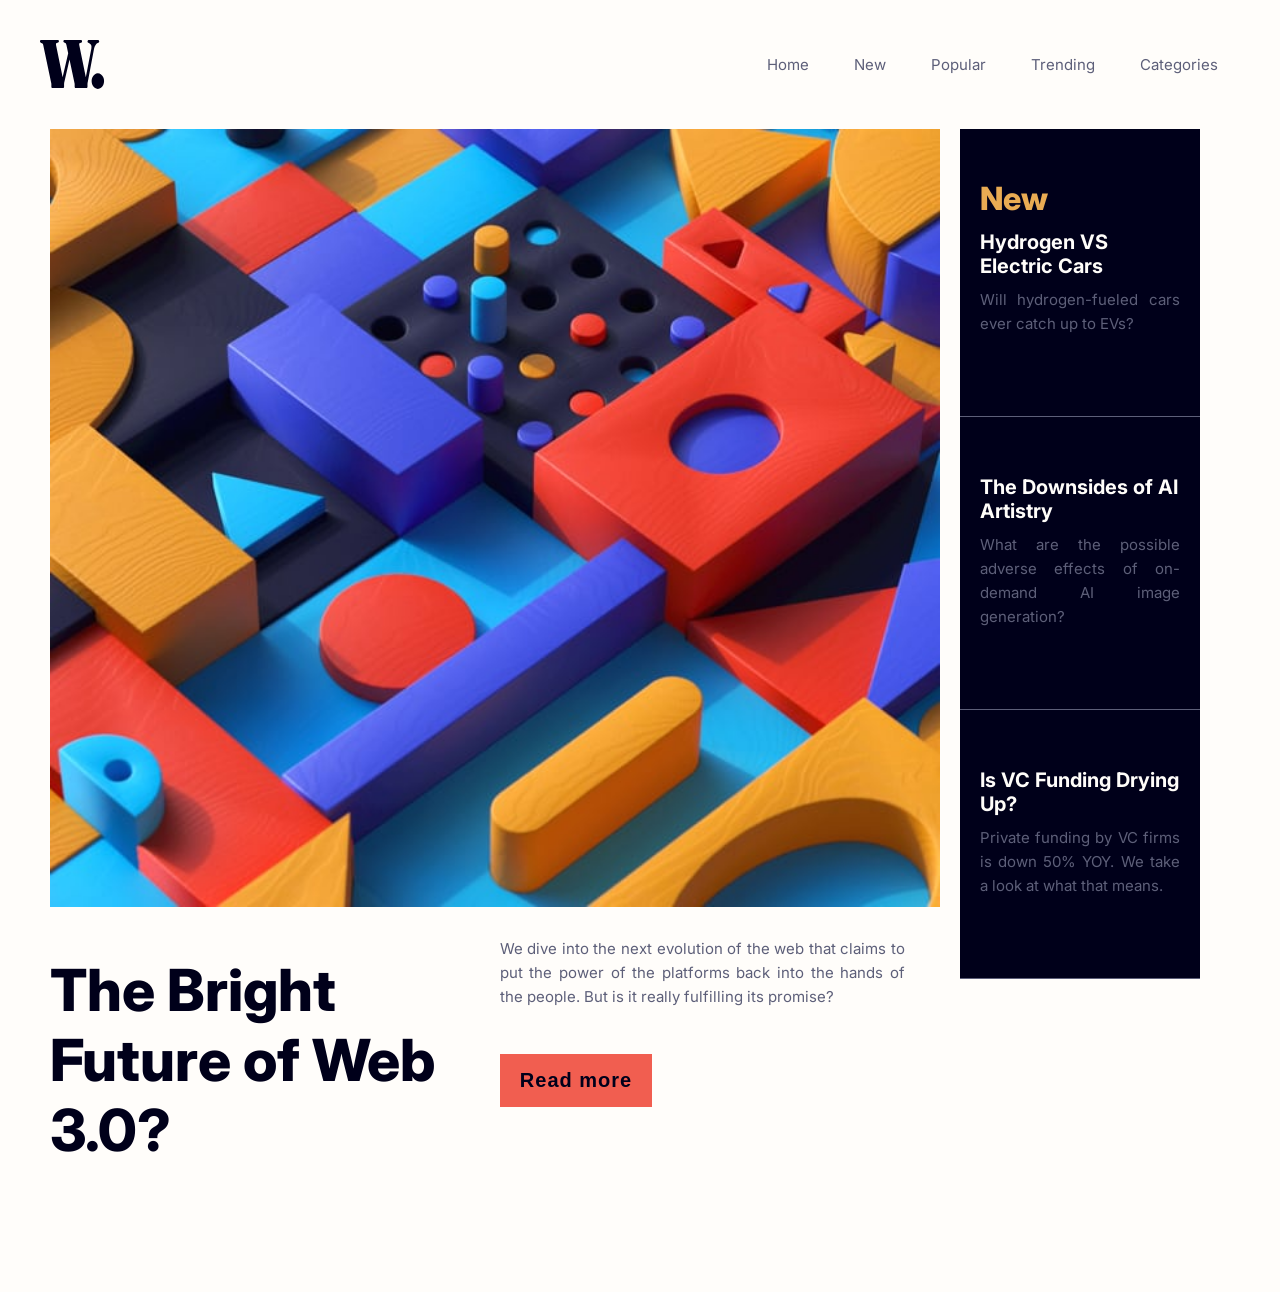
<file: index.html>
<!DOCTYPE html>
<html lang="en">
<head>
  <meta charset="UTF-8">
  <meta name="viewport" content="width=device-width, initial-scale=1.0"> <!-- displays site properly based on user's device -->
  <link rel="icon" type="image/png" sizes="32x32" href="./assets/images/favicon-32x32.png">
  <link rel="preconnect" href="https://fonts.gstatic.com" crossorigin> <link href="https://fonts.googleapis.com/css2?family=Inter:wght@400;700;800&display=swap" rel="stylesheet">
  <link rel="stylesheet" href="assets/css/styles.css">
  <title>Frontend Mentor | News homepage</title>

  <!-- ###### HEADER ###### -->
  
  <header>
      <!-- Seccion de barra de navegación (NAVBAR)-->
    <nav class="navbar">
        <!-- Titulo (LOGO W)-->
      <img src="./assets/images/logo.svg" alt="logo W" class="logoW">
      <ul class="nav-menu">
        <li><a href="#">Home</a></li>
        <li><a href="#">New</a></li>
        <li><a href="#">Popular</a></li>
        <li><a href="#">Trending</a></li>
        <li><a href="#">Categories</a></li>
      </ul>
      <!-- Seccion para los botones que se deberan mostrar de acuerdo al tamaño, 
      es decir, para (Mobile First) -->
      <button class="btnMenu">
        <img src="./assets/images/icon-menu.svg" alt="menu icon" class="iconMenu">
      </button>
    </nav>

  </header>

</head>
<body>

<!-- ###### MAIN ###### -->
  <main class="news">
    <article class="newArticle">
      <picture>
        <source media="(max-width: 768px)" srcset="./assets/images/image-web-3-mobile.jpg">
        <img src="./assets/images/image-web-3-desktop.jpg" 
        alt="web 3.0 image" class="imgNews">
      </picture>
        <!-- Título -->
        <div class="newContainerInfo">
          <h1 class="titleNew">The Bright Future of Web 3.0?</h1>
        <!-- Botón para leer más -->
          <div class="newContainerInfoTextButton">
            <p>We dive into the next evolution of the web that claims to put the power of the platforms back into the hands of the people. 
            But is it really fulfilling its promise?</p>
            <button class="btnReadMore">Read more</button>
          </div>
        </div>
    </article>

  <!-- Lista de noticias (aside) -->
    <aside class="asideNews">
      <!-- Artículo 1 -->
      <a  href="#" CLASS="asideNewsItem_a">
        <article class="asideNewsItem">
            <h2>New</h2>
            <h3>Hydrogen VS Electric Cars</h3>
            <p>Will hydrogen-fueled cars ever catch up to EVs?</p>
        </article>
      </a>
      <!-- Artículo 2 -->
      <a href="#" CLASS="asideNewsItem_a">
        <article class="asideNewsItem">
            <h3>The Downsides of AI Artistry</h3>
            <p>What are the possible adverse effects of on-demand AI image generation?</p>
        </article>
      </a>
      <!-- Artículo 3 -->
      <a href="#" CLASS="asideNewsItem_a">
        <article class="asideNewsItem">
            <h3>Is VC Funding Drying Up?</h3>
            <p>Private funding by VC firms is down 50% YOY. We take a look at what that means.</p>
        </article>
      </a>
    </aside>
<!-- Articulos destacados (articles) -->
    <section class="recommendedNews">
      <a href="#" class="recommendedNewsItem_a">
        <article class="recommendedNewsItem">
          <img src="./assets/images/image-retro-pcs.jpg" alt="retro pc image" class="imgRecommendedNews">
          <div class="recommendedNewsItem_info">
            <h2>01</h2>
            <h3>Reviving Retro PCs</h3>
            <p>What happens when old PCs are given modern upgrades?</p>
          </div>

        </article>
      </a>
      <a href="#" class="recommendedNewsItem_a">
        <article class="recommendedNewsItem">
          <img src="./assets/images/image-top-laptops.jpg" alt="retro pc image" class="imgRecommendedNews">
          <div class="recommendedNewsItem_info">
            <h2>02</h2>
            <h3>Top 10 Laptops of 2022</h3>
            <p>Our best picks for various needs and budgets.</p>
          </div>
          </article>
      </a>
      <a href="#" class="recommendedNewsItem_a">
        <article class="recommendedNewsItem">
          <img src="./assets/images/image-gaming-growth.jpg" alt="retro pc image" class="imgRecommendedNews">
          <div class="recommendedNewsItem_info">
              <h2>03</h2>
              <h3>The Growth of Gaming</h3>
              <p>How the pandemic has sparked fresh opportunities.</p>
          </div>
        </article>
      </a>
    </section>
  </main  >

  <footer class="attribution">
    Challenge by <a href="https://www.frontendmentor.io?ref=challenge">Frontend Mentor</a>. 
    Coded by <a href="#">Duran Ruíz Juan Yahir</a>.
  </footer>

  <script src="assets/js/main.js"></script>
</body>
</html>
</file>
<file: assets/css/styles.css>
/* ==== ESTILOS PARA VERSIÓN ESCRITORIO (DESKTOP FIRST) ==== */
body{
    background-color: hsl(36, 100%, 99%);
    font-family: 'Inter', sans-serif;
    margin: 0;
    padding: 0;
    overflow-x: hidden;
}

img{
    display: block;
    max-width: 100%;
}
/* ---- Estilos para NAVBAR ---- */
.navbar{
    font-weight: 400;
    font-size: 15px;
    display: flex;
    padding: 40px;
}
/* Estilos para Navbar_menu */
.nav-menu{
    list-style: none;
    display: flex;
    flex: 1%;
    justify-content: space-around;
    margin-left: 50%;

}
.nav-menu a{
    text-decoration: none;
    color: hsl(236, 13%, 42%);
    padding: 0px;
}
/* Estilos para el botón de menú */
.btnMenu{
    display: none;
}
/* Diseño para navbar hoover */
.nav-menu a:hover{
    color: hsl(5, 85%, 63%);
}
/* .title_W{
    font-size: 50px;
    font-family: 'Inter', sans-serif;
} */
/* ------------ ESTILOS SECTION ------------ */
/* Ajusté los márgenes laterales y el espacio superior para que el bloque principal
    coincida con la proporción del diseño de referencia. */
.news{
    display: grid;
    grid-template-columns: 2.5fr 0.9fr;
    gap:20px;
    margin-left: 50px;
}
/* ======= Artículo principal ======= */
.newArticle {
    display: flex;
    flex-direction: column;
    
}
.imgNews {
    width: 100%;
    height: auto;
}
.titleNew{
    font-weight: 800;
    color: hsl(240, 100%, 5%);
    font-size: 58px;
    
}
.btnReadMore{
    align-self: start;
    font-weight: 700;
    background-color: hsl(5, 85%, 63%);
    color: hsl(240, 100%, 5%);
    border: none;
    margin-top: 30px;
    padding: 15px 20px;
    text-align: center;
    font-size: 20px;
    letter-spacing: 1px;
    cursor: pointer;
}
.btnReadMore:hover{
    background-color: hsl(240, 100%, 5%);
    color: hsl(36, 100%, 99%);
}
.newArticle p{
    font-weight: 400;
    color: hsl(236, 13%, 42%);
    font-size: 15px;
    line-height: 1.6;
    margin-top: 30px;
    padding-right: 35px;
    text-align: justify;

}
.newContainerInfo{
    display: grid;
    grid-template-columns: 1fr 1fr;
    gap: 10px;
    align-items: start;

}
/* ------------ Estilos para la parte de asideNews ------------ */
/* Quité espacios extra y compacté el padding para que el panel oscuro conserve
    la altura y separación exacta de la maqueta. */
.asideNews{
    display: flex;
    flex-direction: column;
    gap: 8px;
    margin-right: 80px;
    align-self: start;
    background-color: hsl(240, 100%, 5%);
}
.asideNewsItem_a{
    text-decoration: none;
}
.asideNewsItem{
    padding: 50px 20px 80px 20px;
    border-bottom: 1px solid hsl(236, 13%, 42%);
    cursor: pointer;
}

.asideNewsItem h2{
    font-weight: 800;
    font-size: 32px;
    color: hsl(35, 77%, 62%);
    margin: 0 0 12px 0;
}
.asideNewsItem h3{
    font-weight: 700;
    font-size: 20px;
    color: hsl(36, 100%, 99%);
    margin: 0 0 10px 0;
}
.asideNewsItem p{
    font-weight: 400;
    font-size: 15px;
    line-height: 1.6;
    color: hsl(236, 13%, 42%);
    text-align: justify;
    margin: 0;
}
.asideNewsItem_a:hover{
    .asideNewsItem h3{
        color: hsl(35, 77%, 62%);
    }
}

/* ------------ Estilos para la parte inferior de articulos destacados------------ */

.recommendedNews{
    display: grid;
    grid-template-columns: repeat(3, 1fr);
    gap: 80px;
    margin-top: 60px;
    margin-bottom: 60px;
    margin-left: 50px;
    margin-right: 50px;
    grid-column: 1 / -1;
}
.recommendedNewsItem{
    display: flex;
    gap: 25px;
    cursor: pointer;
    align-items: flex-start;
}

.recommendedNewsItem h2{
    font-weight: 800;
    font-size: 32px;
    color: hsl(35, 77%, 62%);
    margin: 0;
}
.recommendedNewsItem h3{
    font-weight: 700;
    font-size: 18px;
    color: hsl(240, 100%, 5%);
    margin: 10px 0;
    line-height: 1.2;
}
.recommendedNewsItem p{
    font-weight: 400;
    font-size: 15px;
    color: hsl(236, 13%, 42%);
    line-height: 1.6;
    margin: 0;
}
.recommendedNewsItem img{
    width: 100px;
    height: 127px;
    object-fit: cover;
    flex-shrink: 0;
}
.recommendedNewsItem_a{
    text-decoration: none;
    color: inherit;
}
.recommendedNewsItem_a:hover{
    .recommendedNewsItem h3{
        color: hsl(5, 85%, 63%);
    }
}
/* ==== ESTILOS PARA VERSIÓN MÓVIL (MOBILE) ==== */
@media (max-width: 768px){
    .navbar{
        display: flex;
        justify-content: space-between;
        align-items: center;
        padding: 28px 20px 18px;
    }

    .logoW{
        width: 44px;
        height: auto;
    }

    .nav-menu{
        position: fixed;
        top: 0;
        right: 0;
        bottom: 0;
        width: min(72vw, 320px);
        margin: 0;
        padding: 120px 24px 24px;
        list-style: none;
        display: flex;
        flex-direction: column;
        gap: 22px;
        justify-content: flex-start;
        align-items: flex-start;
        background-color: hsl(36, 100%, 99%);
        transform: translateX(100%);
        transition: transform 0.25s ease;
        z-index: 20;
    }

    body.menu-open .nav-menu{
        transform: translateX(0);
        box-shadow: -40px 0 0 rgba(0, 0, 0, 0.45);
    }

    .nav-menu li{
        width: 100%;
    }

    .nav-menu a{
        text-decoration: none;
        color: hsl(240, 100%, 5%);
        padding: 0;
        font-size: 18px;
    }

    .btnMenu{
        display: block;
        border: 0;
        background: transparent;
        padding: 0;
        line-height: 0;
    }

    .iconMenu{
        width: 40px;
        height: 18px;
    }

    .menuBackdrop{
        position: fixed;
        inset: 0;
        background: rgba(0, 0, 0, 0.45);
        opacity: 0;
        pointer-events: none;
        transition: opacity 0.25s ease;
        z-index: 10;
    }

    body.menu-open .menuBackdrop{
        opacity: 1;
        pointer-events: auto;
    }

    body.menu-open{
        overflow: hidden;
    }

    .news{
        grid-template-columns: 1fr;
        gap: 34px;
        margin: 0 20px;
    }

    .newArticle{
        gap: 16px;
    }

    .imgNews{
        width: 100%;
    }

    .newContainerInfo{
        grid-template-columns: 1fr;
        gap: 0;
    }

    .titleNew{
        font-size: clamp(3rem, 13vw, 3.6rem);
        line-height: 0.95;
        margin: 0;
        letter-spacing: -0.02em;
    }

    .newContainerInfoTextButton p,
    .newArticle p{
        font-size: 15px;
        line-height: 1.7;
        margin-top: 18px;
        padding-right: 0;
        text-align: left;
    }

    .btnReadMore{
        margin-top: 22px;
        padding: 14px 28px;
        font-size: 14px;
        letter-spacing: 4px;
    }

    .asideNews{
        margin-right: 0;
        width: auto;
        gap: 0;
    }

    .asideNewsItem{
        padding: 28px 20px;
    }

    .asideNewsItem h2{
        font-size: 2rem;
        margin-bottom: 16px;
    }

    .asideNewsItem h3{
        font-size: 1.15rem;
        line-height: 1.25;
    }

    .recommendedNews{
        grid-template-columns: 1fr;
        gap: 30px;
        margin: 10px 20px 56px;
    }

    .recommendedNewsItem{
        gap: 16px;
    }

    .recommendedNewsItem img{
        width: 100px;
        height: 127px;
    }

    .recommendedNewsItem h2{
        font-size: 30px;
    }

    .recommendedNewsItem h3{
        font-size: 17px;
        margin: 10px 0 8px;
    }

    .recommendedNewsItem p{
        line-height: 1.7;
    }

}
</file>
